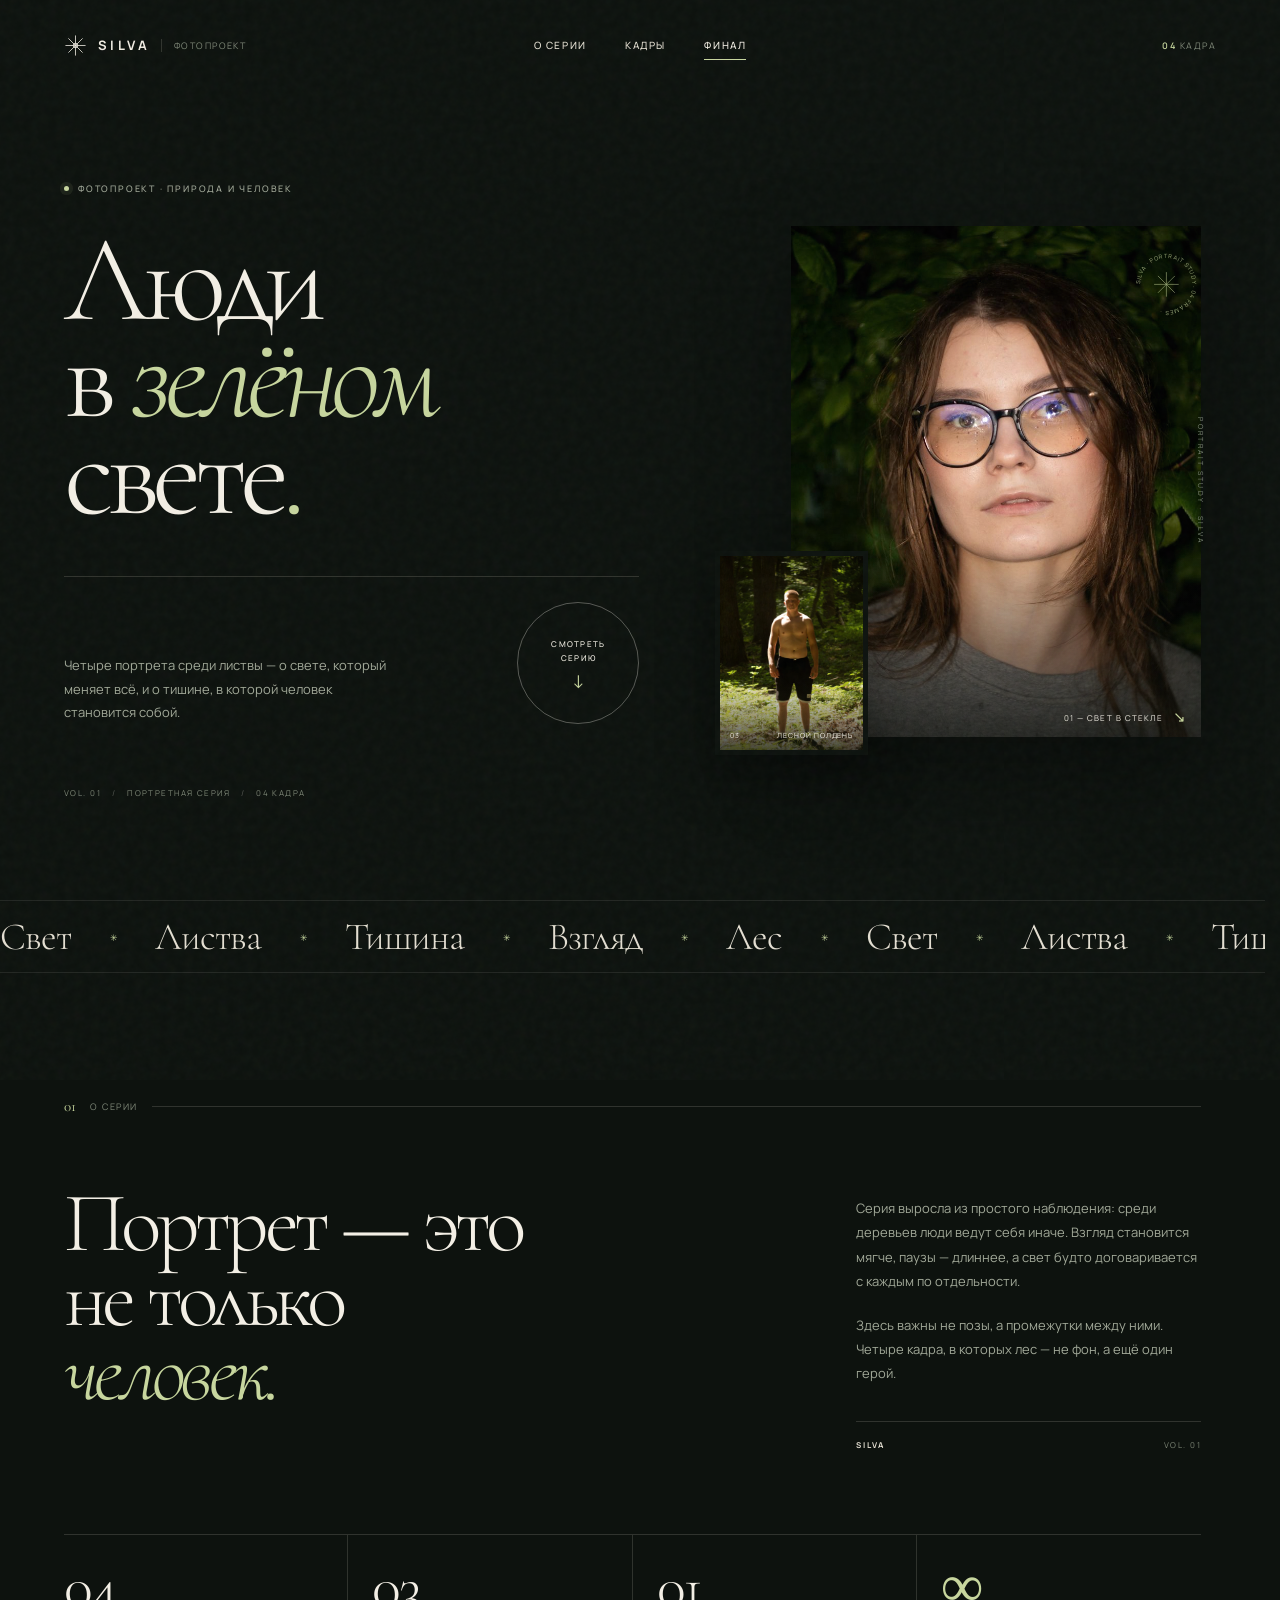
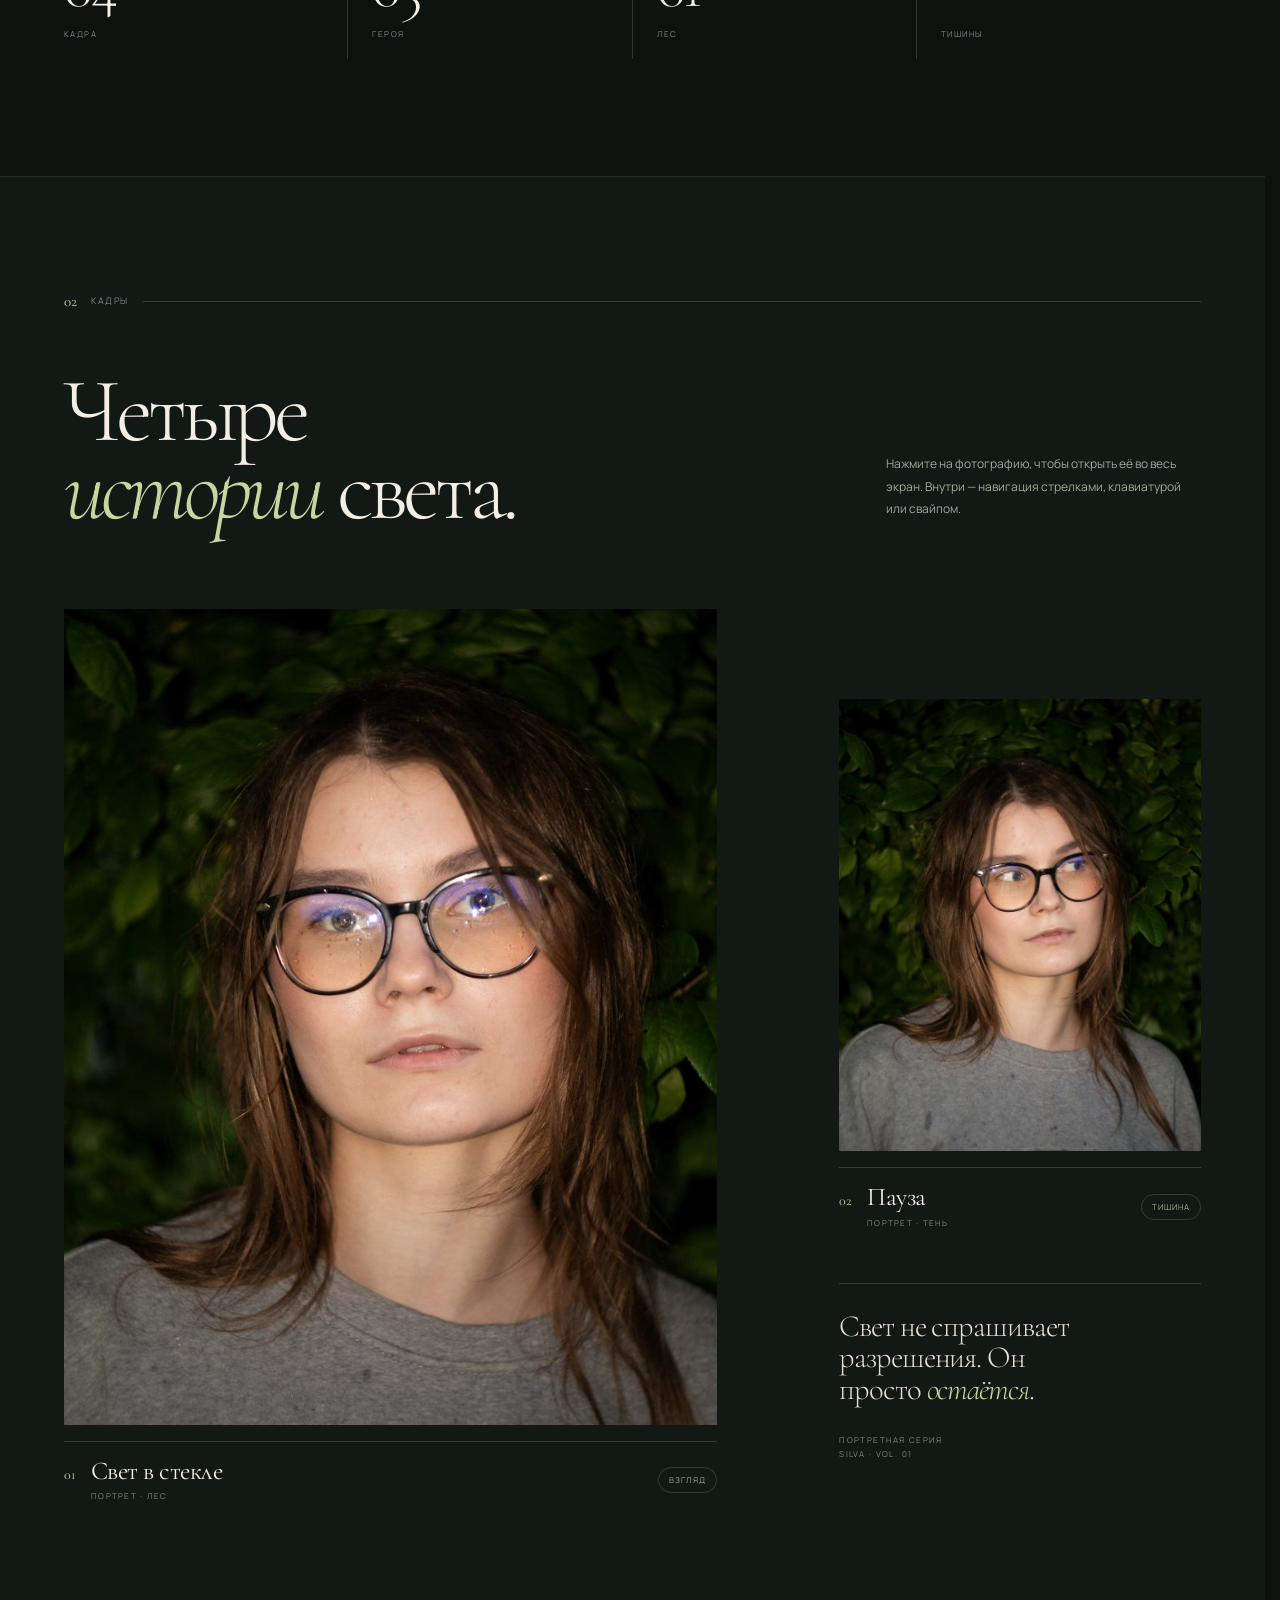
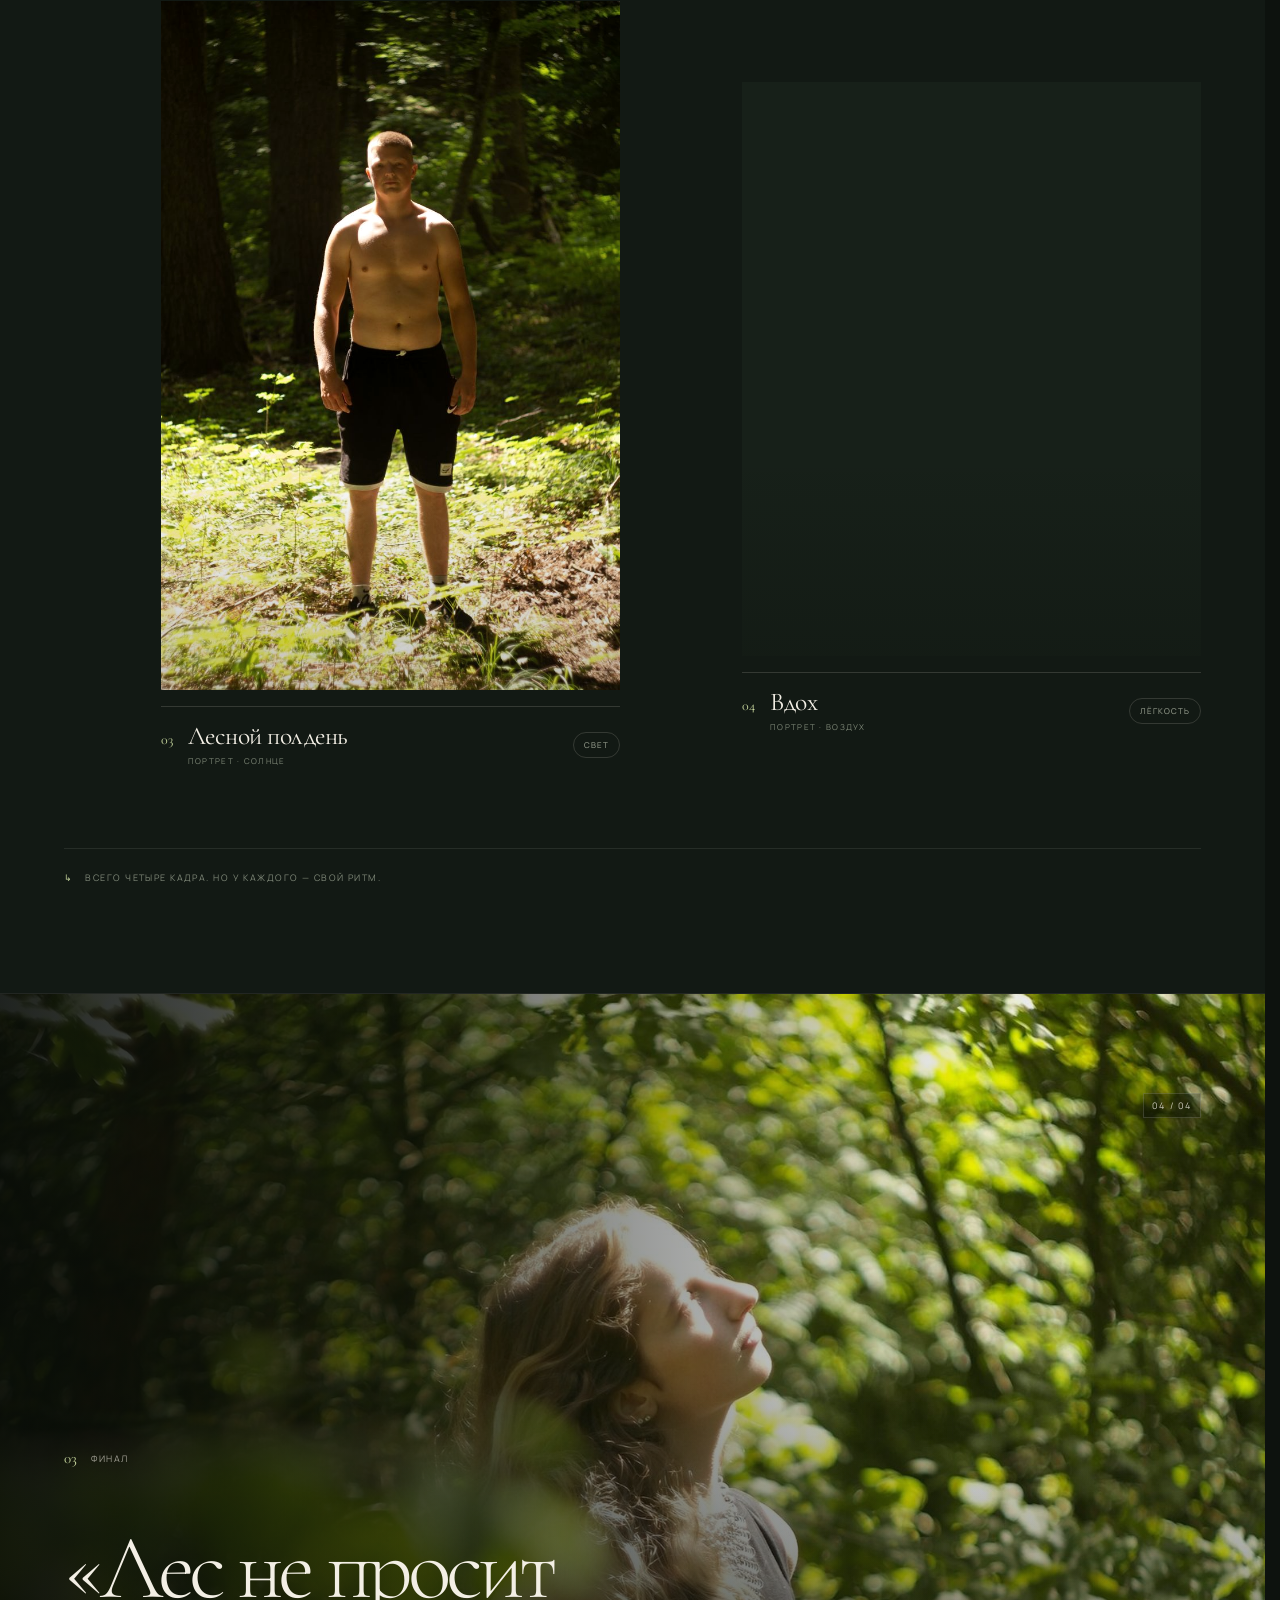
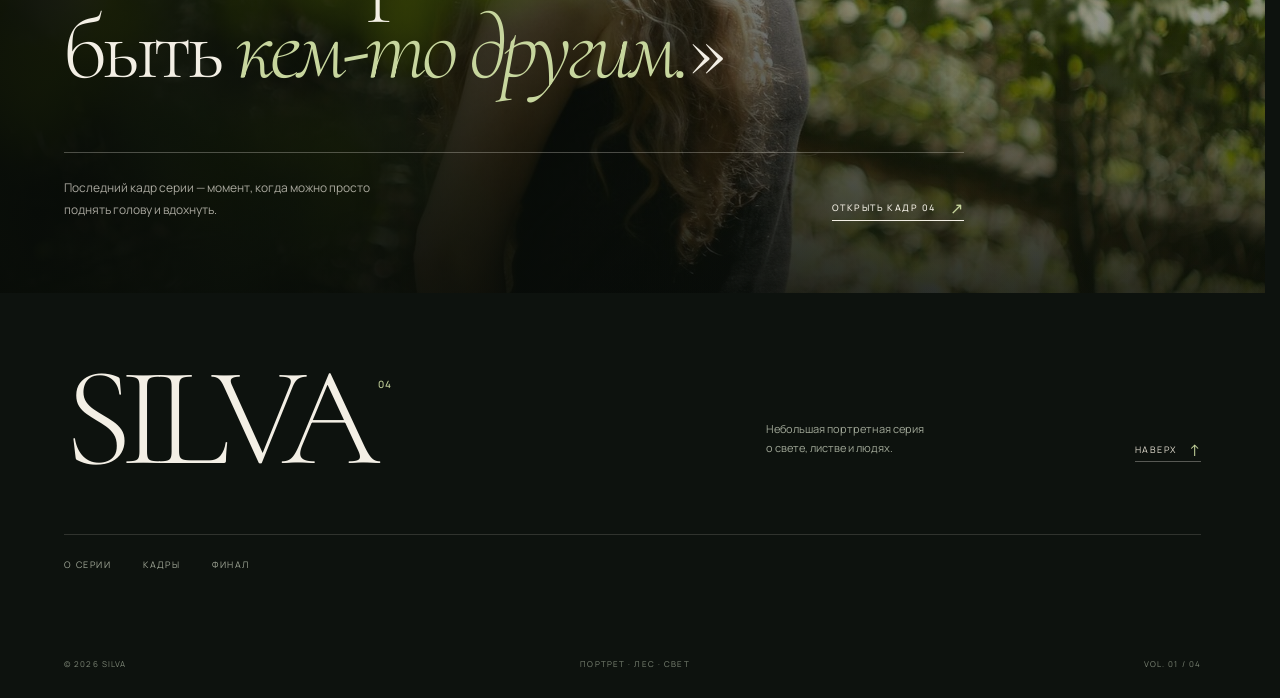
<file: web/forest-gallery/index.html>
<!doctype html>
<html lang="ru">
	<head>
		<meta charset="UTF-8" />
		<meta name="viewport" content="width=device-width, initial-scale=1.0" />
		<meta name="theme-color" content="#101510" />
		<meta
			name="description"
			content="SILVA — небольшая портретная серия о людях, лесе и зелёном свете. Четыре кадра, полноэкранный просмотр."
		/>
		<meta property="og:title" content="SILVA — люди в зелёном свете" />
		<meta
			property="og:description"
			content="Четыре портрета среди листвы — о свете, который меняет всё, и о тишине, в которой человек становится собой."
		/>
		<meta property="og:type" content="website" />
		<meta property="og:image" content="img/04-inhale-1600.jpg" />
		<meta property="og:image:width" content="1600" />
		<meta property="og:image:height" content="2400" />
		<meta property="og:image:alt" content="Женщина в лесу поднимает голову к свету" />
		<meta name="twitter:card" content="summary_large_image" />
		<meta name="twitter:image" content="img/04-inhale-1600.jpg" />
		<title>SILVA — люди в зелёном свете</title>
		<link rel="icon" href="favicon.svg" type="image/svg+xml" />
		<link rel="preload" href="fonts/cormorant-garamond-cyrillic.woff2" as="font" type="font/woff2" crossorigin />
		<link rel="preload" href="fonts/manrope-cyrillic.woff2" as="font" type="font/woff2" crossorigin />
		<link rel="stylesheet" href="style.css" />
		<script>
			document.documentElement.classList.add("js")
		</script>
	</head>
	<body>
		<a class="skip-link" href="#gallery">Перейти к галерее</a>
		<div class="scroll-progress" aria-hidden="true"><span></span></div>
		<div class="grain" aria-hidden="true"></div>

		<header class="site-header" data-header>
			<a class="brand" href="#top" aria-label="SILVA — на главную">
				<svg class="brand-mark" viewBox="0 0 32 32" aria-hidden="true">
					<path d="M16 2v28M2 16h28M6.1 6.1l19.8 19.8M25.9 6.1 6.1 25.9" />
					<circle cx="16" cy="16" r="3.2" />
				</svg>
				<span class="brand-name">SILVA</span>
				<span class="brand-note">фотопроект</span>
			</a>

			<nav class="desktop-nav" aria-label="Основная навигация">
				<a href="#about">О серии</a>
				<a href="#gallery">Кадры</a>
				<a href="#finale">Финал</a>
			</nav>

			<div class="header-side">
				<span class="header-count"><b>04</b> кадра</span>
				<button class="menu-toggle" type="button" aria-expanded="false" aria-controls="mobile-menu">
					<span class="menu-toggle-label">Меню</span>
					<span class="menu-toggle-icon" aria-hidden="true"><i></i><i></i></span>
				</button>
			</div>
		</header>

		<div class="mobile-menu" id="mobile-menu" aria-hidden="true" inert>
			<nav aria-label="Мобильная навигация">
				<a href="#about"><span>01</span> О серии</a>
				<a href="#gallery"><span>02</span> Кадры</a>
				<a href="#finale"><span>03</span> Финал</a>
			</nav>
			<div class="mobile-menu-meta">
				<p>Портретная серия <br />Лес · свет · человек</p>
				<span>Vol. 01 — 04 кадра</span>
			</div>
		</div>

		<main id="top">
			<section class="hero" aria-labelledby="hero-title">
				<div class="hero-glow" aria-hidden="true"></div>
				<div class="hero-copy">
					<p class="eyebrow hero-eyebrow"><i aria-hidden="true"></i> Фотопроект · природа и человек</p>
					<h1 class="hero-title" id="hero-title">
						<span class="hero-line">Люди</span>
						<span class="hero-line">в <em>зелёном</em></span>
						<span class="hero-line">свете<span class="accent-dot">.</span></span>
					</h1>
					<div class="hero-bottom">
						<p class="hero-description">
							Четыре портрета среди листвы — о свете, который меняет всё, и о тишине, в которой человек становится
							собой.
						</p>
						<a class="round-link" href="#gallery" aria-label="Смотреть серию">
							<span class="round-link-copy">Смотреть<br />серию</span>
							<span class="round-link-arrow" aria-hidden="true">↓</span>
						</a>
					</div>
					<div class="hero-meta">
						<span>Vol. 01</span>
						<span>Портретная серия</span>
						<span>04 кадра</span>
					</div>
				</div>

				<div class="hero-visual">
					<div class="hero-stack">
						<figure class="hero-frame hero-frame-main reveal" data-delay="1">
							<div class="hero-frame-image">
								<img
									src="img/01-light-in-glass-1600.jpg"
									srcset="img/01-light-in-glass-800.jpg 800w, img/01-light-in-glass-1600.jpg 1600w"
									sizes="(max-width: 900px) 88vw, 36vw"
									alt="Портрет девушки в круглых очках на фоне зелёной листвы"
									width="1600"
									height="2400"
									fetchpriority="high"
									decoding="async"
								/>
							</div>
							<figcaption>
								<span>01 — Свет в стекле</span>
								<span class="hero-frame-arrow" aria-hidden="true">↘</span>
							</figcaption>
						</figure>

						<figure class="hero-frame hero-frame-small reveal" data-delay="2">
							<div class="hero-frame-image">
								<img
									src="img/03-forest-noon-800.jpg"
									srcset="img/03-forest-noon-800.jpg 800w, img/03-forest-noon-1600.jpg 1600w"
									sizes="(max-width: 900px) 32vw, 14vw"
									alt="Мужчина стоит в лесу в пятнах солнечного света"
									width="800"
									height="1200"
									decoding="async"
								/>
							</div>
							<figcaption><span>03</span><span>Лесной полдень</span></figcaption>
						</figure>
					</div>

					<div class="hero-vertical" aria-hidden="true">PORTRAIT STUDY · SILVA</div>
					<div class="hero-seal" aria-hidden="true">
						<svg viewBox="0 0 100 100">
							<defs>
								<path id="seal-circle" d="M50,50 m-34,0 a34,34 0 1,1 68,0 a34,34 0 1,1 -68,0" />
							</defs>
							<text><textPath href="#seal-circle">SILVA · PORTRAIT STUDY · 04 FRAMES ·</textPath></text>
							<path class="seal-star" d="M50 34v32M34 50h32M39 39l22 22M61 39 39 61" />
						</svg>
					</div>
				</div>
			</section>

			<div class="marquee" aria-hidden="true">
				<div class="marquee-track">
					<span>Свет</span><i>✳</i><span>Листва</span><i>✳</i><span>Тишина</span><i>✳</i><span>Взгляд</span><i>✳</i
					><span>Лес</span><i>✳</i><span>Свет</span><i>✳</i><span>Листва</span><i>✳</i><span>Тишина</span><i>✳</i
					><span>Взгляд</span><i>✳</i><span>Лес</span><i>✳</i>
				</div>
			</div>

			<section class="manifesto" id="about" aria-labelledby="manifesto-title">
				<div class="section-label reveal">
					<span class="section-label-index">01</span>
					<span>О серии</span>
					<span class="section-label-line" aria-hidden="true"></span>
				</div>
				<div class="manifesto-grid">
					<h2 class="manifesto-title reveal" id="manifesto-title">
						Портрет — это <br />не только <br /><em>человек.</em>
					</h2>
					<div class="manifesto-copy reveal" data-delay="1">
						<p>
							Серия выросла из простого наблюдения: среди деревьев люди ведут себя иначе. Взгляд становится мягче, паузы
							— длиннее, а свет будто договаривается с каждым по отдельности.
						</p>
						<p>Здесь важны не позы, а промежутки между ними. Четыре кадра, в которых лес — не фон, а ещё один герой.</p>
						<div class="manifesto-signature" aria-hidden="true"><span>SILVA</span><span>Vol. 01</span></div>
					</div>
				</div>
				<div class="stats reveal">
					<div class="stat"><strong>04</strong><span>кадра</span></div>
					<div class="stat"><strong>03</strong><span>героя</span></div>
					<div class="stat"><strong>01</strong><span>лес</span></div>
					<div class="stat stat-wide"><strong>∞</strong><span>тишины</span></div>
				</div>
			</section>

			<section class="gallery-section" id="gallery" aria-labelledby="gallery-title">
				<header class="gallery-head">
					<div class="section-label reveal">
						<span class="section-label-index">02</span>
						<span>Кадры</span>
						<span class="section-label-line" aria-hidden="true"></span>
					</div>
					<div class="gallery-heading">
						<h2 class="gallery-title reveal" id="gallery-title">Четыре <br /><em>истории</em> света.</h2>
						<p class="gallery-note reveal" data-delay="1">
							Нажмите на фотографию, чтобы открыть её во весь экран. Внутри — навигация стрелками, клавиатурой или
							свайпом.
						</p>
					</div>
				</header>

				<div class="photo-grid">
					<article class="photo-card photo-card-a reveal">
						<button class="photo-button" type="button" data-index="0" aria-label="Открыть кадр 1: Свет в стекле">
							<span class="photo-frame">
								<img
									src="img/01-light-in-glass-800.jpg"
									srcset="img/01-light-in-glass-800.jpg 800w, img/01-light-in-glass-1600.jpg 1600w"
									sizes="(max-width: 900px) 92vw, 58vw"
									alt="Портрет девушки в круглых очках на фоне зелёной листвы"
									width="800"
									height="1200"
									loading="lazy"
									decoding="async"
								/>
								<span class="photo-hover" aria-hidden="true"><i>Открыть кадр</i><b>↗</b></span>
							</span>
						</button>
						<div class="photo-caption">
							<span class="photo-number">01</span>
							<div class="photo-info">
								<h3>Свет в стекле</h3>
								<p>Портрет · Лес</p>
							</div>
							<span class="photo-tag">Взгляд</span>
						</div>
					</article>

					<div class="photo-column">
						<article class="photo-card photo-card-b reveal" data-delay="1">
							<button class="photo-button" type="button" data-index="1" aria-label="Открыть кадр 2: Пауза">
								<span class="photo-frame">
									<img
										src="img/02-pause-800.jpg"
										srcset="img/02-pause-800.jpg 800w, img/02-pause-1600.jpg 1600w"
										sizes="(max-width: 900px) 45vw, 33vw"
										alt="Портрет девушки в очках и сером свитшоте с нашивкой Community"
										width="800"
										height="1200"
										loading="lazy"
										decoding="async"
									/>
									<span class="photo-hover" aria-hidden="true"><i>Открыть кадр</i><b>↗</b></span>
								</span>
							</button>
							<div class="photo-caption">
								<span class="photo-number">02</span>
								<div class="photo-info">
									<h3>Пауза</h3>
									<p>Портрет · Тень</p>
								</div>
								<span class="photo-tag">Тишина</span>
							</div>
						</article>
						<aside class="grid-note reveal" data-delay="2">
							<p>Свет не спрашивает разрешения. Он просто <em>остаётся</em>.</p>
							<span>Портретная серия <br />SILVA · Vol. 01</span>
						</aside>
					</div>

					<article class="photo-card photo-card-c reveal">
						<button class="photo-button" type="button" data-index="2" aria-label="Открыть кадр 3: Лесной полдень">
							<span class="photo-frame">
								<img
									src="img/03-forest-noon-800.jpg"
									srcset="img/03-forest-noon-800.jpg 800w, img/03-forest-noon-1600.jpg 1600w"
									sizes="(max-width: 900px) 92vw, 39vw"
									alt="Мужчина стоит в лесу в пятнах солнечного света"
									width="800"
									height="1200"
									loading="lazy"
									decoding="async"
								/>
								<span class="photo-hover" aria-hidden="true"><i>Открыть кадр</i><b>↗</b></span>
							</span>
						</button>
						<div class="photo-caption">
							<span class="photo-number">03</span>
							<div class="photo-info">
								<h3>Лесной полдень</h3>
								<p>Портрет · Солнце</p>
							</div>
							<span class="photo-tag">Свет</span>
						</div>
					</article>

					<article class="photo-card photo-card-d reveal" data-delay="1">
						<button class="photo-button" type="button" data-index="3" aria-label="Открыть кадр 4: Вдох">
							<span class="photo-frame">
								<img
									src="img/04-inhale-800.jpg"
									srcset="img/04-inhale-800.jpg 800w, img/04-inhale-1600.jpg 1600w"
									sizes="(max-width: 900px) 92vw, 45vw"
									alt="Женщина в лесу поднимает голову к свету"
									width="800"
									height="1200"
									loading="lazy"
									decoding="async"
								/>
								<span class="photo-hover" aria-hidden="true"><i>Открыть кадр</i><b>↗</b></span>
							</span>
						</button>
						<div class="photo-caption">
							<span class="photo-number">04</span>
							<div class="photo-info">
								<h3>Вдох</h3>
								<p>Портрет · Воздух</p>
							</div>
							<span class="photo-tag">Лёгкость</span>
						</div>
					</article>
				</div>

				<p class="gallery-hint reveal">
					<span aria-hidden="true">↳</span> Всего четыре кадра. Но у каждого — свой ритм.
				</p>
			</section>

			<section class="finale" id="finale" aria-labelledby="finale-title">
				<img
					class="finale-image"
					src="img/04-inhale-1600.jpg"
					alt=""
					width="1600"
					height="2400"
					loading="lazy"
					decoding="async"
				/>
				<div class="finale-shade" aria-hidden="true"></div>
				<div class="finale-content">
					<div class="section-label section-label-light reveal">
						<span class="section-label-index">03</span>
						<span>Финал</span>
					</div>
					<blockquote class="finale-quote reveal" id="finale-title">
						<p>«Лес не просит <br />быть <em>кем-то другим.</em>»</p>
					</blockquote>
					<div class="finale-bottom reveal" data-delay="1">
						<p>Последний кадр серии — момент, когда можно просто поднять голову и вдохнуть.</p>
						<button class="text-link" type="button" data-index="3">
							Открыть кадр 04 <span aria-hidden="true">↗</span>
						</button>
					</div>
				</div>
				<span class="finale-index" aria-hidden="true">04 / 04</span>
			</section>
		</main>

		<footer class="site-footer">
			<div class="footer-top">
				<a class="footer-brand" href="#top" aria-label="SILVA — наверх"> <span>SILVA</span><sup>04</sup> </a>
				<p class="footer-note">Небольшая портретная серия <br />о свете, листве и людях.</p>
				<a class="footer-top-link" href="#top">Наверх <span aria-hidden="true">↑</span></a>
			</div>
			<div class="footer-nav">
				<a href="#about">О серии</a>
				<a href="#gallery">Кадры</a>
				<a href="#finale">Финал</a>
			</div>
			<div class="footer-bottom">
				<span>© 2026 SILVA</span>
				<span>Портрет · Лес · Свет</span>
				<span>Vol. 01 / 04</span>
			</div>
		</footer>

		<dialog class="lightbox" id="lightbox" aria-labelledby="lightbox-title" aria-describedby="lightbox-description">
			<div class="lightbox-shell">
				<header class="lightbox-header">
					<div class="lightbox-brand">
						<span class="lightbox-logo">SILVA</span>
						<span class="lightbox-sub">Просмотр серии</span>
					</div>
					<span class="lightbox-counter" aria-hidden="true"><b id="lightbox-current">01</b> / 04</span>
					<button class="lightbox-close" type="button" aria-label="Закрыть просмотр">
						<svg viewBox="0 0 24 24" aria-hidden="true"><path d="M5 5l14 14M19 5 5 19" /></svg>
					</button>
				</header>

				<div class="lightbox-stage">
					<button class="lightbox-nav lightbox-prev" type="button" aria-label="Предыдущий кадр">
						<svg viewBox="0 0 24 24" aria-hidden="true"><path d="M15 4 7 12l8 8" /></svg>
					</button>
					<figure class="lightbox-figure">
						<img id="lightbox-image" alt="" width="1600" height="2400" />
					</figure>
					<button class="lightbox-nav lightbox-next" type="button" aria-label="Следующий кадр">
						<svg viewBox="0 0 24 24" aria-hidden="true"><path d="m9 4 8 8-8 8" /></svg>
					</button>
				</div>

				<footer class="lightbox-footer">
					<div class="lightbox-caption">
						<div class="lightbox-caption-title">
							<span id="lightbox-number">01</span>
							<h2 id="lightbox-title">Свет в стекле</h2>
						</div>
						<p id="lightbox-description"></p>
						<span class="lightbox-tag" id="lightbox-tag"></span>
					</div>
					<div class="lightbox-thumbs" role="group" aria-label="Выбор кадра">
						<button class="lightbox-thumb" type="button" data-thumb="0" aria-label="Кадр 1: Свет в стекле">
							<img src="img/01-light-in-glass-800.jpg" alt="" width="800" height="1200" loading="lazy" />
						</button>
						<button class="lightbox-thumb" type="button" data-thumb="1" aria-label="Кадр 2: Пауза">
							<img src="img/02-pause-800.jpg" alt="" width="800" height="1200" loading="lazy" />
						</button>
						<button class="lightbox-thumb" type="button" data-thumb="2" aria-label="Кадр 3: Лесной полдень">
							<img src="img/03-forest-noon-800.jpg" alt="" width="800" height="1200" loading="lazy" />
						</button>
						<button class="lightbox-thumb" type="button" data-thumb="3" aria-label="Кадр 4: Вдох">
							<img src="img/04-inhale-800.jpg" alt="" width="800" height="1200" loading="lazy" />
						</button>
					</div>
					<p class="lightbox-hint">
						<span aria-hidden="true">← →</span> листать · <span aria-hidden="true">Esc</span> закрыть
					</p>
				</footer>
			</div>
			<p class="sr-only" id="lightbox-status" aria-live="polite"></p>
		</dialog>

		<script src="script.js"></script>
	</body>
</html>
</file>
<file: web/forest-gallery/style.css>
@font-face {
	font-family: "Cormorant Garamond";
	src: url("fonts/cormorant-garamond-cyrillic.woff2") format("woff2");
	font-weight: 300 700;
	font-style: normal;
	font-display: swap;
	unicode-range: U+0301, U+0400-045F, U+0490-0491, U+04B0-04B1, U+2116;
}
@font-face {
	font-family: "Cormorant Garamond";
	src: url("fonts/cormorant-garamond-latin.woff2") format("woff2");
	font-weight: 300 700;
	font-style: normal;
	font-display: swap;
	unicode-range: U+0000-00FF, U+0131, U+0152-0153, U+02BB-02BC, U+02C6, U+02DA, U+02DC, U+0304, U+0308, U+0329,
		U+2000-206F, U+20AC, U+2122, U+2191, U+2193, U+2212, U+2215, U+FEFF, U+FFFD;
}
@font-face {
	font-family: "Cormorant Garamond";
	src: url("fonts/cormorant-garamond-italic-cyrillic.woff2") format("woff2");
	font-weight: 300 700;
	font-style: italic;
	font-display: swap;
	unicode-range: U+0301, U+0400-045F, U+0490-0491, U+04B0-04B1, U+2116;
}
@font-face {
	font-family: "Cormorant Garamond";
	src: url("fonts/cormorant-garamond-italic-latin.woff2") format("woff2");
	font-weight: 300 700;
	font-style: italic;
	font-display: swap;
	unicode-range: U+0000-00FF, U+0131, U+0152-0153, U+02BB-02BC, U+02C6, U+02DA, U+02DC, U+0304, U+0308, U+0329,
		U+2000-206F, U+20AC, U+2122, U+2191, U+2193, U+2212, U+2215, U+FEFF, U+FFFD;
}
@font-face {
	font-family: "Manrope";
	src: url("fonts/manrope-cyrillic.woff2") format("woff2");
	font-weight: 200 800;
	font-style: normal;
	font-display: swap;
	unicode-range: U+0301, U+0400-045F, U+0490-0491, U+04B0-04B1, U+2116;
}
@font-face {
	font-family: "Manrope";
	src: url("fonts/manrope-latin.woff2") format("woff2");
	font-weight: 200 800;
	font-style: normal;
	font-display: swap;
	unicode-range: U+0000-00FF, U+0131, U+0152-0153, U+02BB-02BC, U+02C6, U+02DA, U+02DC, U+0304, U+0308, U+0329,
		U+2000-206F, U+20AC, U+2122, U+2191, U+2193, U+2212, U+2215, U+FEFF, U+FFFD;
}

:root {
	--bg: #0d120e;
	--bg-soft: #121914;
	--bg-lift: #172019;
	--cream: #f3efe5;
	--cream-soft: #e4dfd2;
	--muted: #a1a898;
	--quiet: #7f8878;
	--line: rgba(243, 239, 229, 0.15);
	--line-soft: rgba(243, 239, 229, 0.09);
	--line-strong: rgba(243, 239, 229, 0.32);
	--accent: #c7d69e;
	--accent-warm: #d8b78e;
	--serif: "Cormorant Garamond", "Times New Roman", Times, serif;
	--sans: "Manrope", "Helvetica Neue", Arial, sans-serif;
	--gutter: clamp(22px, 5vw, 76px);
	--max-width: 1520px;
	--ease-out: cubic-bezier(0.22, 1, 0.36, 1);
}

*,
*::before,
*::after {
	box-sizing: border-box;
}

html {
	scroll-behavior: smooth;
	scrollbar-gutter: stable;
	background: var(--bg);
}

section[id] {
	scroll-margin-top: 72px;
}

body {
	margin: 0;
	overflow-x: hidden;
	background: var(--bg);
	color: var(--cream);
	font-family: var(--sans);
	font-size: 16px;
	font-weight: 400;
	line-height: 1.5;
	-webkit-font-smoothing: antialiased;
	text-rendering: optimizeLegibility;
}

body.menu-open,
html.lightbox-open {
	overflow: hidden;
}

img {
	display: block;
	max-width: 100%;
}

a {
	color: inherit;
	text-decoration: none;
}

button {
	padding: 0;
	border: 0;
	background: none;
	color: inherit;
	font: inherit;
	cursor: pointer;
}

h1,
h2,
h3,
p,
figure,
blockquote {
	margin: 0;
}

::selection {
	background: var(--accent);
	color: var(--bg);
}

:focus-visible {
	outline: 2px solid var(--accent);
	outline-offset: 4px;
}

.sr-only {
	position: absolute;
	width: 1px;
	height: 1px;
	padding: 0;
	margin: -1px;
	overflow: hidden;
	clip: rect(0, 0, 0, 0);
	white-space: nowrap;
	border: 0;
}

.skip-link {
	position: fixed;
	top: 12px;
	left: 12px;
	z-index: 500;
	padding: 12px 18px;
	background: var(--accent);
	color: var(--bg);
	font-size: 11px;
	font-weight: 700;
	letter-spacing: 0.08em;
	text-transform: uppercase;
	transform: translateY(-150%);
	transition: transform 0.2s ease;
}
.skip-link:focus {
	transform: translateY(0);
}

.scroll-progress {
	position: fixed;
	top: 0;
	left: 0;
	z-index: 120;
	width: 100%;
	height: 2px;
	pointer-events: none;
}
.scroll-progress span {
	display: block;
	width: 100%;
	height: 100%;
	background: var(--accent);
	transform: scaleX(var(--progress, 0));
	transform-origin: 0 50%;
	transition: transform 0.08s linear;
}

.grain {
	position: fixed;
	inset: -20%;
	z-index: 100;
	pointer-events: none;
	opacity: 0.035;
	background-image: url("data:image/svg+xml,%3Csvg viewBox='0 0 180 180' xmlns='http://www.w3.org/2000/svg'%3E%3Cfilter id='n'%3E%3CfeTurbulence type='fractalNoise' baseFrequency='.82' numOctaves='4' stitchTiles='stitch'/%3E%3C/filter%3E%3Crect width='100%25' height='100%25' filter='url(%23n)'/%3E%3C/svg%3E");
	animation: grain-shift 0.32s steps(2) infinite;
}

@keyframes grain-shift {
	0% {
		transform: translate(0, 0);
	}
	25% {
		transform: translate(-2%, 1%);
	}
	50% {
		transform: translate(1%, -2%);
	}
	75% {
		transform: translate(-1%, -1%);
	}
	100% {
		transform: translate(2%, 2%);
	}
}

/* Header */
.site-header {
	position: fixed;
	top: 0;
	left: 0;
	right: 0;
	z-index: 80;
	display: grid;
	grid-template-columns: 1fr auto 1fr;
	align-items: center;
	height: 92px;
	padding: 0 var(--gutter);
	border-bottom: 1px solid transparent;
	transition:
		height 0.4s var(--ease-out),
		background-color 0.4s ease,
		border-color 0.4s ease,
		backdrop-filter 0.4s ease;
}
.site-header.is-scrolled {
	height: 72px;
	background: rgba(13, 18, 14, 0.82);
	border-bottom-color: var(--line-soft);
	-webkit-backdrop-filter: blur(16px);
	backdrop-filter: blur(16px);
}
.brand {
	display: inline-flex;
	align-items: center;
	justify-self: start;
	gap: 11px;
}
.brand-mark {
	width: 23px;
	height: 23px;
	fill: none;
	stroke: currentColor;
	stroke-width: 1.1;
	transition: transform 0.6s var(--ease-out);
}
.brand:hover .brand-mark {
	transform: rotate(90deg);
}
.brand-name {
	font-size: 13px;
	font-weight: 700;
	letter-spacing: 0.26em;
}
.brand-note {
	padding-left: 12px;
	border-left: 1px solid var(--line);
	color: var(--quiet);
	font-size: 9px;
	letter-spacing: 0.16em;
	text-transform: uppercase;
}
.desktop-nav {
	display: flex;
	gap: clamp(22px, 3vw, 46px);
}
.desktop-nav a {
	position: relative;
	padding: 7px 0;
	color: var(--cream-soft);
	font-size: 10px;
	font-weight: 500;
	letter-spacing: 0.16em;
	text-transform: uppercase;
}
.desktop-nav a::after {
	content: "";
	position: absolute;
	right: 0;
	bottom: 0;
	left: 0;
	height: 1px;
	background: var(--accent);
	transform: scaleX(0);
	transform-origin: 100% 50%;
	transition: transform 0.35s var(--ease-out);
}
.desktop-nav a:hover::after {
	transform: scaleX(1);
	transform-origin: 0 50%;
}
.desktop-nav a.is-active {
	color: var(--cream);
}
.desktop-nav a.is-active::after {
	transform: scaleX(1);
	transform-origin: 0 50%;
}
.header-side {
	display: flex;
	align-items: center;
	justify-self: end;
	gap: 28px;
}
.header-count {
	color: var(--quiet);
	font-size: 9px;
	letter-spacing: 0.16em;
	text-transform: uppercase;
	white-space: nowrap;
}
.header-count b {
	color: var(--accent);
	font-weight: 600;
}
.menu-toggle {
	display: none;
	align-items: center;
	gap: 12px;
	min-height: 44px;
	padding: 10px 0;
	font-size: 9px;
	letter-spacing: 0.16em;
	text-transform: uppercase;
}
.menu-toggle-icon {
	position: relative;
	display: block;
	width: 22px;
	height: 12px;
}
.menu-toggle-icon i {
	position: absolute;
	left: 0;
	width: 100%;
	height: 1px;
	background: currentColor;
	transition:
		transform 0.35s var(--ease-out),
		top 0.35s var(--ease-out);
}
.menu-toggle-icon i:first-child {
	top: 2px;
}
.menu-toggle-icon i:last-child {
	top: 9px;
}
.menu-toggle[aria-expanded="true"] .menu-toggle-icon i:first-child {
	top: 5px;
	transform: rotate(45deg);
}
.menu-toggle[aria-expanded="true"] .menu-toggle-icon i:last-child {
	top: 5px;
	transform: rotate(-45deg);
}

/* Mobile menu */
.mobile-menu {
	position: fixed;
	inset: 0;
	z-index: 70;
	display: none;
	flex-direction: column;
	justify-content: space-between;
	padding: 118px var(--gutter) 34px;
	background: radial-gradient(circle at 80% 10%, rgba(199, 214, 158, 0.1), transparent 38%), var(--bg-soft);
	pointer-events: none;
	opacity: 0;
	visibility: hidden;
	transform: translateY(-12px);
	transition:
		opacity 0.35s ease,
		visibility 0s linear 0.35s,
		transform 0.45s var(--ease-out);
}
.mobile-menu.is-open {
	pointer-events: auto;
	opacity: 1;
	visibility: visible;
	transform: translateY(0);
	transition:
		opacity 0.35s ease,
		visibility 0s linear 0s,
		transform 0.45s var(--ease-out);
}
.mobile-menu nav {
	display: flex;
	flex-direction: column;
	margin-top: 30px;
}
.mobile-menu nav a {
	display: flex;
	align-items: baseline;
	gap: 18px;
	padding: 18px 0;
	border-bottom: 1px solid var(--line);
	font-family: var(--serif);
	font-size: clamp(44px, 9vw, 78px);
	font-weight: 300;
	letter-spacing: -0.045em;
	line-height: 1;
}
.mobile-menu nav a span {
	color: var(--accent);
	font-family: var(--sans);
	font-size: 9px;
	font-weight: 500;
	letter-spacing: 0.16em;
}
.mobile-menu nav a.is-active {
	color: var(--accent);
	font-style: italic;
}
.mobile-menu-meta {
	display: flex;
	align-items: flex-end;
	justify-content: space-between;
	gap: 24px;
	padding-top: 24px;
	border-top: 1px solid var(--line);
	color: var(--muted);
	font-size: 11px;
	line-height: 1.7;
}
.mobile-menu-meta span {
	color: var(--quiet);
	font-size: 8px;
	letter-spacing: 0.18em;
	text-transform: uppercase;
}

/* Hero */
.hero {
	position: relative;
	display: grid;
	grid-template-columns: minmax(0, 1.06fr) minmax(0, 0.94fr);
	align-items: center;
	gap: clamp(30px, 4vw, 72px);
	min-height: 100svh;
	max-width: var(--max-width);
	margin: 0 auto;
	padding: clamp(118px, 14vh, 168px) var(--gutter) clamp(42px, 7vh, 68px);
	overflow: clip;
}
.hero-glow {
	position: absolute;
	top: -15%;
	right: 2%;
	z-index: -1;
	width: 55vw;
	height: 55vw;
	max-width: 860px;
	max-height: 860px;
	border-radius: 50%;
	background: radial-gradient(circle, rgba(94, 117, 68, 0.19), transparent 68%);
	pointer-events: none;
}
.hero-copy {
	position: relative;
	z-index: 3;
	padding-top: 2vh;
}
.eyebrow {
	display: flex;
	align-items: center;
	gap: 9px;
	color: var(--muted);
	font-size: 9px;
	font-weight: 500;
	letter-spacing: 0.2em;
	text-transform: uppercase;
}
.eyebrow i {
	display: inline-block;
	width: 5px;
	height: 5px;
	border-radius: 50%;
	background: var(--accent);
	box-shadow: 0 0 0 4px rgba(199, 214, 158, 0.08);
}
.hero-title {
	margin-top: clamp(24px, 4vh, 46px);
	font-family: var(--serif);
	font-size: clamp(68px, 9.6vw, 154px);
	font-weight: 300;
	letter-spacing: -0.06em;
	line-height: 0.79;
	text-wrap: balance;
}
.hero-line {
	display: block;
}
.hero-title em {
	color: var(--accent);
	font-style: italic;
	font-weight: 300;
}
.accent-dot {
	color: var(--accent);
}
.hero-bottom {
	display: flex;
	align-items: flex-end;
	justify-content: space-between;
	gap: clamp(24px, 4vw, 54px);
	max-width: 680px;
	margin-top: clamp(34px, 6vh, 66px);
	padding-top: 25px;
	border-top: 1px solid var(--line);
}
.hero-description {
	max-width: 335px;
	color: var(--muted);
	font-size: 13px;
	line-height: 1.8;
}
.round-link {
	display: flex;
	flex: none;
	flex-direction: column;
	align-items: center;
	justify-content: center;
	gap: 7px;
	width: 122px;
	height: 122px;
	border: 1px solid var(--line-strong);
	border-radius: 50%;
	text-align: center;
	transition:
		color 0.35s ease,
		background-color 0.35s ease,
		border-color 0.35s ease,
		transform 0.35s var(--ease-out);
}
.round-link-copy {
	font-size: 8px;
	font-weight: 500;
	letter-spacing: 0.16em;
	line-height: 1.7;
	text-transform: uppercase;
}
.round-link-arrow {
	color: var(--accent);
	font-size: 18px;
	line-height: 1;
	transition: transform 0.35s var(--ease-out);
}
.round-link:hover {
	border-color: var(--accent);
	background: var(--accent);
	color: var(--bg);
	transform: translateY(-4px);
}
.round-link:hover .round-link-arrow {
	color: var(--bg);
	transform: translateY(3px);
}
.hero-meta {
	display: flex;
	flex-wrap: wrap;
	gap: 10px 26px;
	margin-top: clamp(40px, 7vh, 70px);
	color: var(--quiet);
	font-size: 8px;
	letter-spacing: 0.18em;
	text-transform: uppercase;
}
.hero-meta span {
	position: relative;
}
.hero-meta span + span::before {
	content: "/";
	position: absolute;
	left: -15px;
	color: var(--line-strong);
}
.hero-visual {
	position: relative;
	z-index: 2;
	width: 100%;
	padding-left: clamp(16px, 3vw, 44px);
}
.hero-stack {
	position: relative;
	width: fit-content;
	margin-left: auto;
}
.hero-frame {
	position: relative;
	overflow: hidden;
	background: var(--bg-lift);
	box-shadow: 0 34px 80px rgba(0, 0, 0, 0.34);
}
.hero-frame-main {
	width: clamp(300px, 32vw, 462px);
	aspect-ratio: 4 / 5;
}
.hero-frame-small {
	position: absolute;
	bottom: clamp(-30px, -2vh, -14px);
	left: calc(-1 * clamp(40px, 6vw, 100px));
	z-index: 4;
	width: clamp(118px, 12vw, 170px);
	aspect-ratio: 3 / 4;
	border: 5px solid var(--bg);
	box-shadow: 0 24px 50px rgba(0, 0, 0, 0.38);
}
.hero-frame-image {
	position: absolute;
	inset: 0;
	overflow: hidden;
}
.hero-frame-image img {
	width: 100%;
	height: 100%;
	object-fit: cover;
	filter: saturate(0.92) contrast(1.02);
	transition: transform 1.1s var(--ease-out);
}
.hero-frame-main .hero-frame-image img {
	object-position: 50% 27%;
}
.hero-frame-small .hero-frame-image img {
	object-position: 50% 32%;
}
.hero-frame:hover .hero-frame-image img {
	transform: scale(1.035);
}
.hero-frame::after {
	content: "";
	position: absolute;
	inset: 0;
	z-index: 1;
	background: linear-gradient(to top, rgba(8, 12, 8, 0.74), transparent 38%);
	pointer-events: none;
}
.hero-frame figcaption {
	position: absolute;
	right: 14px;
	bottom: 13px;
	left: 14px;
	z-index: 2;
	display: flex;
	align-items: flex-end;
	justify-content: space-between;
	gap: 10px;
	color: var(--cream);
	font-size: 8px;
	letter-spacing: 0.13em;
	line-height: 1.5;
	text-transform: uppercase;
}
.hero-frame-main figcaption {
	left: auto;
	text-align: right;
}
.hero-frame-small figcaption {
	right: 10px;
	bottom: 9px;
	left: 10px;
	font-size: 7px;
}
.hero-frame-arrow {
	color: var(--accent);
	font-size: 15px;
	line-height: 1;
}
.hero-vertical {
	position: absolute;
	top: 50%;
	right: -4px;
	color: var(--quiet);
	font-size: 7px;
	letter-spacing: 0.34em;
	text-transform: uppercase;
	writing-mode: vertical-rl;
	transform: translateY(-50%);
}
.hero-seal {
	position: absolute;
	top: 4%;
	right: -4px;
	width: clamp(68px, 6vw, 88px);
	height: clamp(68px, 6vw, 88px);
	color: var(--accent);
	opacity: 0.78;
	animation: seal-spin 32s linear infinite;
}
.hero-seal text {
	fill: currentColor;
	font-family: var(--sans);
	font-size: 7.4px;
	letter-spacing: 1.1px;
	text-transform: uppercase;
}
.hero-seal .seal-star {
	fill: none;
	stroke: currentColor;
	stroke-width: 0.8;
}
@keyframes seal-spin {
	to {
		transform: rotate(360deg);
	}
}

/* Marquee */
.marquee {
	overflow: hidden;
	padding: 17px 0 16px;
	border-top: 1px solid var(--line-soft);
	border-bottom: 1px solid var(--line-soft);
}
.marquee-track {
	display: flex;
	align-items: center;
	gap: clamp(22px, 3vw, 44px);
	width: max-content;
	color: var(--cream-soft);
	font-family: var(--serif);
	font-size: clamp(25px, 3vw, 44px);
	font-weight: 300;
	letter-spacing: -0.025em;
	line-height: 1;
	white-space: nowrap;
	animation: marquee-move 38s linear infinite;
}
.marquee-track i {
	color: var(--accent);
	font-family: var(--sans);
	font-size: 9px;
	font-style: normal;
}
@keyframes marquee-move {
	to {
		transform: translateX(-50%);
	}
}

/* Shared section labels */
.section-label {
	display: flex;
	align-items: center;
	gap: 14px;
	color: var(--quiet);
	font-size: 9px;
	letter-spacing: 0.17em;
	text-transform: uppercase;
}
.section-label-index {
	color: var(--accent);
	font-family: var(--serif);
	font-size: 15px;
	font-weight: 400;
	letter-spacing: 0;
	line-height: 1;
}
.section-label-line {
	flex: 1;
	height: 1px;
	background: var(--line);
}

/* Manifesto */
.manifesto {
	max-width: var(--max-width);
	margin: 0 auto;
	padding: clamp(92px, 14vh, 160px) var(--gutter) clamp(86px, 13vh, 148px);
}
.manifesto-grid {
	display: grid;
	grid-template-columns: minmax(0, 1.1fr) minmax(280px, 0.55fr);
	align-items: start;
	gap: clamp(40px, 8vw, 140px);
	margin-top: clamp(52px, 8vh, 94px);
}
.manifesto-title {
	font-family: var(--serif);
	font-size: clamp(55px, 6.6vw, 108px);
	font-weight: 300;
	letter-spacing: -0.055em;
	line-height: 0.88;
	text-wrap: balance;
}
.manifesto-title em {
	color: var(--accent);
	font-style: italic;
}
.manifesto-copy {
	max-width: 420px;
	padding-top: 10px;
	color: var(--muted);
	font-size: 13px;
	line-height: 1.85;
}
.manifesto-copy p + p {
	margin-top: 1.55em;
}
.manifesto-signature {
	display: flex;
	align-items: center;
	justify-content: space-between;
	margin-top: 36px;
	padding-top: 16px;
	border-top: 1px solid var(--line);
	color: var(--quiet);
	font-size: 8px;
	letter-spacing: 0.18em;
	text-transform: uppercase;
}
.manifesto-signature span:first-child {
	color: var(--cream-soft);
	font-weight: 700;
	letter-spacing: 0.26em;
}
.stats {
	display: grid;
	grid-template-columns: repeat(4, minmax(0, 1fr));
	margin-top: clamp(56px, 9vh, 96px);
	border-top: 1px solid var(--line);
}
.stat {
	display: flex;
	flex-direction: column;
	min-height: 124px;
	padding: 25px 24px 0 0;
	border-right: 1px solid var(--line);
}
.stat + .stat {
	padding-left: 24px;
}
.stat:last-child {
	border-right: 0;
}
.stat strong {
	color: var(--cream);
	font-family: var(--serif);
	font-size: clamp(46px, 4.7vw, 74px);
	font-weight: 300;
	letter-spacing: -0.04em;
	line-height: 0.9;
}
.stat span {
	margin-top: 14px;
	color: var(--quiet);
	font-size: 8px;
	letter-spacing: 0.18em;
	text-transform: uppercase;
}
.stat-wide strong {
	color: var(--accent);
}

/* Gallery */
.gallery-section {
	position: relative;
	padding: clamp(92px, 13vh, 150px) var(--gutter) clamp(84px, 12vh, 140px);
	background: var(--bg-soft);
	border-top: 1px solid var(--line-soft);
}
.gallery-head,
.photo-grid,
.gallery-hint {
	max-width: var(--max-width);
	margin-right: auto;
	margin-left: auto;
}
.gallery-heading {
	display: grid;
	grid-template-columns: minmax(0, 1.12fr) minmax(240px, 0.55fr);
	align-items: end;
	gap: clamp(36px, 6vw, 120px);
	margin-top: clamp(44px, 7vh, 78px);
}
.gallery-title {
	font-family: var(--serif);
	font-size: clamp(55px, 7.1vw, 116px);
	font-weight: 300;
	letter-spacing: -0.055em;
	line-height: 0.86;
	text-wrap: balance;
}
.gallery-title em {
	color: var(--accent);
	font-style: italic;
}
.gallery-note {
	justify-self: end;
	max-width: 315px;
	margin-bottom: 8px;
	color: var(--muted);
	font-size: 12px;
	line-height: 1.85;
}
.photo-grid {
	display: grid;
	grid-template-columns: repeat(12, minmax(0, 1fr));
	column-gap: clamp(16px, 2vw, 28px);
	row-gap: clamp(74px, 11vh, 120px);
	margin-top: clamp(62px, 9vh, 118px);
}
.photo-card {
	min-width: 0;
}
.photo-card-a {
	grid-column: 1 / 8;
	grid-row: 1;
}
.photo-column {
	display: flex;
	flex-direction: column;
	grid-column: 9 / 13;
	grid-row: 1;
	margin-top: clamp(70px, 10vh, 118px);
}
.photo-card-b {
	width: 100%;
}
.photo-card-c {
	grid-column: 2 / 7;
	grid-row: 2;
}
.photo-card-d {
	grid-column: 8 / 13;
	grid-row: 2;
	margin-top: clamp(50px, 9vh, 110px);
}
.photo-button {
	display: block;
	width: 100%;
	text-align: left;
	cursor: zoom-in;
}
.photo-frame {
	position: relative;
	display: block;
	overflow: hidden;
	aspect-ratio: 4 / 5;
	background: var(--bg-lift);
}
.photo-card-c .photo-frame {
	aspect-ratio: 2 / 3;
}
.photo-frame img {
	width: 100%;
	height: 100%;
	object-fit: cover;
	filter: saturate(0.92) contrast(1.02);
	transition:
		transform 1.05s var(--ease-out),
		filter 0.7s ease;
}
.photo-card-a .photo-frame img {
	object-position: 50% 27%;
}
.photo-card-b .photo-frame img {
	object-position: 50% 27%;
}
.photo-card-c .photo-frame img {
	object-position: 50% 30%;
}
.photo-card-d .photo-frame img {
	object-position: 50% 26%;
}
.photo-frame::after {
	content: "";
	position: absolute;
	inset: 0;
	background: linear-gradient(to top, rgba(9, 13, 9, 0.35), transparent 35%);
	opacity: 0.7;
	transition: opacity 0.45s ease;
	pointer-events: none;
}
.photo-hover {
	position: absolute;
	inset: 0;
	z-index: 2;
	display: flex;
	align-items: center;
	justify-content: center;
	gap: 12px;
	background: rgba(8, 14, 9, 0.32);
	opacity: 0;
	transition:
		opacity 0.4s ease,
		backdrop-filter 0.4s ease;
	-webkit-backdrop-filter: blur(0);
	backdrop-filter: blur(0);
}
.photo-hover i {
	font-size: 9px;
	font-style: normal;
	letter-spacing: 0.18em;
	text-transform: uppercase;
}
.photo-hover b {
	color: var(--accent);
	font-size: 19px;
	font-weight: 400;
}
.photo-button:hover .photo-frame img,
.photo-button:focus-visible .photo-frame img {
	transform: scale(1.035);
	filter: saturate(1) contrast(1.03);
}
.photo-button:hover .photo-hover,
.photo-button:focus-visible .photo-hover {
	opacity: 1;
	-webkit-backdrop-filter: blur(2px);
	backdrop-filter: blur(2px);
}
.photo-button:hover .photo-frame::after {
	opacity: 0.2;
}
.photo-caption {
	display: grid;
	grid-template-columns: auto minmax(0, 1fr) auto;
	align-items: baseline;
	gap: 15px;
	margin-top: 16px;
	padding-top: 16px;
	border-top: 1px solid var(--line);
}
.photo-number {
	color: var(--accent);
	font-family: var(--serif);
	font-size: 14px;
	line-height: 1;
}
.photo-info h3 {
	color: var(--cream);
	font-family: var(--serif);
	font-size: clamp(22px, 2vw, 30px);
	font-weight: 400;
	letter-spacing: -0.02em;
	line-height: 1;
}
.photo-info p {
	margin-top: 7px;
	color: var(--quiet);
	font-size: 8px;
	letter-spacing: 0.16em;
	text-transform: uppercase;
}
.photo-tag {
	align-self: center;
	padding: 6px 10px;
	border: 1px solid var(--line);
	border-radius: 999px;
	color: var(--muted);
	font-size: 8px;
	letter-spacing: 0.12em;
	text-transform: uppercase;
	white-space: nowrap;
}
.grid-note {
	display: flex;
	flex-direction: column;
	gap: 28px;
	margin-top: clamp(44px, 6vh, 74px);
	padding-top: 27px;
	border-top: 1px solid var(--line);
}
.grid-note p {
	color: var(--cream-soft);
	font-family: var(--serif);
	font-size: clamp(27px, 2.4vw, 37px);
	font-weight: 300;
	letter-spacing: -0.035em;
	line-height: 1.02;
	text-wrap: balance;
}
.grid-note p em {
	color: var(--accent);
	font-style: italic;
}
.grid-note span {
	color: var(--quiet);
	font-size: 8px;
	letter-spacing: 0.18em;
	line-height: 1.7;
	text-transform: uppercase;
}
.gallery-hint {
	display: flex;
	gap: 12px;
	margin-top: clamp(58px, 9vh, 100px);
	padding-top: 22px;
	border-top: 1px solid var(--line-soft);
	color: var(--quiet);
	font-size: 9px;
	letter-spacing: 0.16em;
	text-transform: uppercase;
}
.gallery-hint span {
	color: var(--accent);
}

/* Finale */
.finale {
	position: relative;
	display: flex;
	align-items: flex-end;
	min-height: min(900px, 100svh);
	overflow: hidden;
	border-top: 1px solid var(--line-soft);
}
.finale-image {
	position: absolute;
	inset: 0;
	width: 100%;
	height: 100%;
	object-fit: cover;
	object-position: 50% 30%;
	transform: scale(1.015);
}
.finale-shade {
	position: absolute;
	inset: 0;
	background: linear-gradient(90deg, rgba(7, 11, 8, 0.9) 0%, rgba(7, 11, 8, 0.52) 42%, rgba(7, 11, 8, 0.08) 76%),
		linear-gradient(to top, rgba(7, 11, 8, 0.84) 0%, transparent 58%);
}
.finale-content {
	position: relative;
	z-index: 2;
	width: 100%;
	max-width: var(--max-width);
	margin: 0 auto;
	padding: clamp(100px, 14vh, 160px) var(--gutter) clamp(54px, 8vh, 86px);
}
.section-label-light {
	color: rgba(243, 239, 229, 0.62);
}
.section-label-light .section-label-index {
	color: var(--accent);
}
.finale-quote {
	margin-top: clamp(40px, 7vh, 72px);
}
.finale-quote p {
	color: var(--cream);
	font-family: var(--serif);
	font-size: clamp(50px, 7.1vw, 112px);
	font-weight: 300;
	letter-spacing: -0.055em;
	line-height: 0.88;
	text-wrap: balance;
}
.finale-quote em {
	color: var(--accent);
	font-style: italic;
}
.finale-bottom {
	display: flex;
	align-items: flex-end;
	justify-content: space-between;
	gap: 40px;
	max-width: 900px;
	margin-top: clamp(44px, 7vh, 70px);
	padding-top: 24px;
	border-top: 1px solid rgba(243, 239, 229, 0.28);
}
.finale-bottom p {
	max-width: 330px;
	color: rgba(243, 239, 229, 0.68);
	font-size: 12px;
	line-height: 1.8;
}
.text-link {
	display: inline-flex;
	align-items: center;
	gap: 14px;
	padding-bottom: 5px;
	border-bottom: 1px solid currentColor;
	color: var(--cream);
	font-size: 9px;
	font-weight: 500;
	letter-spacing: 0.16em;
	text-transform: uppercase;
	white-space: nowrap;
	transition: color 0.3s ease;
}
.text-link span {
	color: var(--accent);
	font-size: 16px;
	line-height: 0;
}
.text-link:hover {
	color: var(--accent);
}
.finale-index {
	position: absolute;
	top: clamp(80px, 11vh, 120px);
	right: var(--gutter);
	z-index: 3;
	padding: 5px 8px;
	border: 1px solid rgba(243, 239, 229, 0.16);
	background: rgba(7, 11, 8, 0.28);
	color: rgba(243, 239, 229, 0.82);
	font-size: 9px;
	letter-spacing: 0.2em;
	text-shadow: 0 1px 10px rgba(0, 0, 0, 0.7);
}

/* Footer */
.site-footer {
	padding: clamp(64px, 9vh, 110px) var(--gutter) 28px;
	background: var(--bg);
}
.footer-top,
.footer-nav,
.footer-bottom {
	max-width: var(--max-width);
	margin-right: auto;
	margin-left: auto;
}
.footer-top {
	display: grid;
	grid-template-columns: minmax(0, 1fr) minmax(220px, 0.5fr) auto;
	align-items: end;
	gap: 36px;
	padding-bottom: clamp(54px, 8vh, 86px);
}
.footer-brand {
	display: inline-flex;
	align-items: flex-start;
	justify-self: start;
	gap: 10px;
}
.footer-brand span {
	font-family: var(--serif);
	font-size: clamp(78px, 11vw, 172px);
	font-weight: 300;
	letter-spacing: -0.085em;
	line-height: 0.63;
}
.footer-brand sup {
	margin-top: 0.3em;
	color: var(--accent);
	font-family: var(--sans);
	font-size: 10px;
	font-weight: 500;
	letter-spacing: 0.1em;
}
.footer-note {
	margin-bottom: 4px;
	color: var(--muted);
	font-size: 11px;
	line-height: 1.8;
}
.footer-top-link {
	display: inline-flex;
	align-items: center;
	gap: 12px;
	justify-self: end;
	padding-bottom: 5px;
	border-bottom: 1px solid var(--line-strong);
	color: var(--cream-soft);
	font-size: 9px;
	letter-spacing: 0.16em;
	text-transform: uppercase;
	transition: color 0.3s ease;
}
.footer-top-link span {
	color: var(--accent);
	font-size: 16px;
	line-height: 0;
}
.footer-top-link:hover {
	color: var(--accent);
}
.footer-nav {
	display: flex;
	gap: 32px;
	padding: 23px 0;
	border-top: 1px solid var(--line);
}
.footer-nav a {
	color: var(--muted);
	font-size: 9px;
	letter-spacing: 0.16em;
	text-transform: uppercase;
	transition: color 0.25s ease;
}
.footer-nav a:hover {
	color: var(--cream);
}
.footer-bottom {
	display: flex;
	justify-content: space-between;
	gap: 30px;
	margin-top: clamp(44px, 7vh, 78px);
	color: var(--quiet);
	font-size: 8px;
	letter-spacing: 0.14em;
	text-transform: uppercase;
}

/* Lightbox */
.lightbox {
	position: fixed;
	inset: 0;
	width: 100%;
	height: 100%;
	max-width: none;
	max-height: none;
	margin: 0;
	padding: 0;
	border: 0;
	background: #0a0f0b;
	color: var(--cream);
	overflow: hidden;
}
.lightbox::backdrop {
	background: rgba(4, 7, 5, 0.9);
	-webkit-backdrop-filter: blur(12px);
	backdrop-filter: blur(12px);
}
.lightbox[open] {
	animation: lightbox-in 0.35s var(--ease-out);
}
@keyframes lightbox-in {
	from {
		opacity: 0;
		transform: scale(0.995);
	}
}
.lightbox-shell {
	display: grid;
	grid-template-rows: auto minmax(0, 1fr) auto;
	height: 100dvh;
	padding: 0 var(--gutter);
}
.lightbox-header {
	display: flex;
	align-items: center;
	justify-content: space-between;
	height: 84px;
	border-bottom: 1px solid var(--line-soft);
}
.lightbox-brand {
	display: flex;
	align-items: baseline;
	gap: 18px;
}
.lightbox-logo {
	font-size: 12px;
	font-weight: 700;
	letter-spacing: 0.26em;
}
.lightbox-sub {
	color: var(--quiet);
	font-size: 8px;
	letter-spacing: 0.16em;
	text-transform: uppercase;
}
.lightbox-counter {
	color: var(--quiet);
	font-size: 10px;
	letter-spacing: 0.18em;
}
.lightbox-counter b {
	color: var(--cream);
	font-weight: 500;
}
.lightbox-close {
	display: grid;
	place-items: center;
	width: 44px;
	height: 44px;
	border: 1px solid var(--line);
	border-radius: 50%;
	transition:
		background-color 0.3s ease,
		color 0.3s ease,
		border-color 0.3s ease,
		transform 0.3s var(--ease-out);
}
.lightbox-close svg {
	width: 15px;
	height: 15px;
	fill: none;
	stroke: currentColor;
	stroke-width: 1.4;
}
.lightbox-close:hover {
	border-color: var(--accent);
	background: var(--accent);
	color: var(--bg);
	transform: rotate(90deg);
}
.lightbox-stage {
	position: relative;
	display: flex;
	align-items: center;
	justify-content: center;
	gap: clamp(10px, 2vw, 28px);
	min-height: 0;
	padding: 22px 0;
	touch-action: pan-y;
}
.lightbox-figure {
	display: flex;
	align-items: center;
	justify-content: center;
	height: 100%;
	min-width: 0;
}
.lightbox-figure img {
	width: auto;
	height: auto;
	max-width: 100%;
	max-height: 100%;
	object-fit: contain;
	box-shadow: 0 28px 80px rgba(0, 0, 0, 0.5);
	animation: image-in 0.45s var(--ease-out);
}
@keyframes image-in {
	from {
		opacity: 0;
		transform: translateY(8px) scale(0.995);
	}
}
.lightbox-nav {
	display: grid;
	flex: none;
	place-items: center;
	width: 52px;
	height: 52px;
	border: 1px solid var(--line);
	border-radius: 50%;
	color: var(--cream-soft);
	transition:
		color 0.3s ease,
		border-color 0.3s ease,
		background-color 0.3s ease;
}
.lightbox-nav svg {
	width: 17px;
	height: 17px;
	fill: none;
	stroke: currentColor;
	stroke-width: 1.2;
}
.lightbox-nav:hover {
	border-color: var(--accent);
	background: var(--accent);
	color: var(--bg);
}
.lightbox-footer {
	display: grid;
	grid-template-columns: minmax(0, 1fr) auto auto;
	align-items: center;
	gap: clamp(24px, 4vw, 60px);
	padding: 20px 0 24px;
	border-top: 1px solid var(--line-soft);
}
.lightbox-caption {
	display: flex;
	flex-direction: column;
	gap: 8px;
	min-width: 0;
}
.lightbox-caption-title {
	display: flex;
	align-items: baseline;
	gap: 15px;
}
.lightbox-caption-title > span {
	color: var(--accent);
	font-family: var(--serif);
	font-size: 15px;
	line-height: 1;
}
.lightbox-caption h2 {
	overflow: hidden;
	color: var(--cream);
	font-family: var(--serif);
	font-size: clamp(24px, 2.3vw, 33px);
	font-weight: 400;
	letter-spacing: -0.025em;
	line-height: 1;
	text-overflow: ellipsis;
	white-space: nowrap;
}
.lightbox-caption p {
	display: -webkit-box;
	overflow: hidden;
	max-width: 580px;
	color: var(--muted);
	font-size: 11px;
	line-height: 1.65;
	-webkit-box-orient: vertical;
	-webkit-line-clamp: 2;
}
.lightbox-tag {
	align-self: flex-start;
	padding: 4px 9px;
	border: 1px solid var(--line);
	border-radius: 999px;
	color: var(--quiet);
	font-size: 7px;
	letter-spacing: 0.14em;
	text-transform: uppercase;
}
.lightbox-thumbs {
	display: flex;
	gap: 8px;
}
.lightbox-thumb {
	width: 44px;
	height: 58px;
	overflow: hidden;
	border: 1px solid transparent;
	opacity: 0.42;
	transition:
		opacity 0.3s ease,
		border-color 0.3s ease;
}
.lightbox-thumb img {
	width: 100%;
	height: 100%;
	object-fit: cover;
}
.lightbox-thumb:hover {
	opacity: 0.8;
}
.lightbox-thumb[aria-current="true"] {
	border-color: var(--accent);
	opacity: 1;
}
.lightbox-hint {
	color: var(--quiet);
	font-size: 8px;
	letter-spacing: 0.13em;
	text-transform: uppercase;
	white-space: nowrap;
}
.lightbox-hint span {
	color: var(--cream-soft);
}

/* Reveal and intro motion */
.js .reveal {
	opacity: 0;
	transform: translateY(26px);
	transition:
		opacity 0.95s var(--ease-out),
		transform 0.95s var(--ease-out);
}
.js .reveal[data-delay="1"] {
	transition-delay: 0.1s;
}
.js .reveal[data-delay="2"] {
	transition-delay: 0.2s;
}
.js .reveal.in-view {
	opacity: 1;
	transform: translateY(0);
}
@media (prefers-reduced-motion: no-preference) {
	.hero-eyebrow,
	.hero-title,
	.hero-bottom,
	.hero-meta {
		animation: hero-in 1s var(--ease-out) both;
	}
	.hero-title {
		animation-delay: 0.08s;
	}
	.hero-bottom {
		animation-delay: 0.18s;
	}
	.hero-meta {
		animation-delay: 0.26s;
	}
}
@keyframes hero-in {
	from {
		opacity: 0;
		transform: translateY(20px);
	}
}

/* Responsive */
@media (max-width: 1120px) {
	.desktop-nav {
		gap: 26px;
	}
	.hero-frame-main {
		width: clamp(280px, 33vw, 410px);
	}
	.hero-title {
		font-size: clamp(66px, 9.3vw, 126px);
	}
	.manifesto-grid {
		gap: 6vw;
	}
}

@media (max-width: 900px) {
	.site-header {
		grid-template-columns: 1fr auto;
		height: 76px;
	}
	.site-header.is-scrolled {
		height: 66px;
	}
	.brand-note,
	.desktop-nav,
	.header-count {
		display: none;
	}
	.menu-toggle {
		display: inline-flex;
	}
	.mobile-menu {
		display: flex;
	}
	.hero {
		grid-template-columns: 1fr;
		gap: clamp(48px, 9vw, 78px);
		padding-top: 112px;
		padding-bottom: 70px;
	}
	.hero-copy {
		padding-top: 0;
	}
	.hero-title {
		font-size: clamp(64px, 13.5vw, 118px);
	}
	.hero-bottom {
		max-width: 600px;
	}
	.hero-meta {
		margin-top: 38px;
	}
	.hero-visual {
		display: flex;
		justify-content: flex-end;
		padding-left: 0;
	}
	.hero-frame-main {
		width: min(72vw, 470px);
	}
	.hero-frame-small {
		bottom: -26px;
		left: 0;
		width: clamp(108px, 18vw, 150px);
	}
	.hero-vertical {
		display: none;
	}
	.hero-seal {
		top: -26px;
		right: 0;
	}
	.manifesto-grid {
		grid-template-columns: 1fr;
		gap: 46px;
	}
	.manifesto-copy {
		max-width: 500px;
		padding-top: 0;
	}
	.stats {
		grid-template-columns: repeat(2, minmax(0, 1fr));
	}
	.stat {
		border-bottom: 1px solid var(--line);
	}
	.stat:nth-child(2) {
		border-right: 0;
	}
	.stat:nth-child(3),
	.stat:nth-child(4) {
		border-bottom: 0;
	}
	.gallery-heading {
		grid-template-columns: 1fr;
		gap: 28px;
	}
	.gallery-note {
		justify-self: start;
		max-width: 380px;
		margin: 0;
	}
	.photo-grid {
		grid-template-columns: repeat(2, minmax(0, 1fr));
		column-gap: 18px;
		row-gap: 70px;
	}
	.photo-card-a,
	.photo-card-c,
	.photo-card-d,
	.photo-column {
		grid-column: auto;
		grid-row: auto;
	}
	.photo-column {
		margin-top: 54px;
	}
	.photo-card-d {
		margin-top: 30px;
	}
	.grid-note {
		gap: 18px;
		margin-top: 30px;
	}
	.finale {
		min-height: 760px;
	}
	.finale-bottom {
		max-width: 100%;
	}
	.footer-top {
		grid-template-columns: 1fr auto;
		gap: 28px;
	}
	.footer-note {
		grid-column: 1;
		grid-row: 2;
	}
	.footer-top-link {
		grid-column: 2;
		grid-row: 1 / span 2;
	}
	.lightbox-shell {
		padding: 0 22px;
	}
	.lightbox-footer {
		grid-template-columns: minmax(0, 1fr) auto;
		gap: 20px;
	}
	.lightbox-hint {
		display: none;
	}
	.lightbox-thumbs {
		grid-column: 2;
		grid-row: 1;
	}
	.lightbox-caption {
		grid-column: 1;
		grid-row: 1;
	}
}

@media (max-width: 640px) {
	.hero-title {
		font-size: clamp(58px, 16.4vw, 90px);
	}
	.hero-bottom {
		align-items: flex-start;
		margin-top: 38px;
	}
	.hero-description {
		max-width: 250px;
		font-size: 12px;
	}
	.round-link {
		width: 96px;
		height: 96px;
	}
	.round-link-copy {
		font-size: 7px;
	}
	.hero-meta {
		gap: 8px 20px;
		font-size: 7px;
	}
	.hero-meta span + span::before {
		left: -12px;
	}
	.hero-frame-main {
		width: min(76vw, 400px);
	}
	.hero-frame-small {
		width: 108px;
		border-width: 4px;
	}
	.hero-seal {
		width: 62px;
		height: 62px;
	}
	.stat {
		min-height: 108px;
		padding: 22px 16px 0 0;
	}
	.stat + .stat {
		padding-left: 16px;
	}
	.photo-grid {
		grid-template-columns: 1fr;
		row-gap: 58px;
	}
	.photo-column {
		margin-top: 0;
	}
	.photo-card-d {
		margin-top: 0;
	}
	.photo-caption {
		gap: 12px;
	}
	.photo-info h3 {
		font-size: 25px;
	}
	.photo-tag {
		display: none;
	}
	.grid-note {
		margin-top: 34px;
	}
	.grid-note p {
		font-size: 30px;
	}
	.finale {
		min-height: 690px;
	}
	.finale-shade {
		background: linear-gradient(90deg, rgba(7, 11, 8, 0.88), rgba(7, 11, 8, 0.3)),
			linear-gradient(to top, rgba(7, 11, 8, 0.9), transparent 65%);
	}
	.finale-bottom {
		flex-direction: column;
		align-items: flex-start;
		gap: 24px;
	}
	.finale-index {
		top: 42px;
	}
	.footer-top {
		grid-template-columns: 1fr;
		align-items: start;
		gap: 26px;
	}
	.footer-note {
		grid-column: 1;
		grid-row: auto;
	}
	.footer-top-link {
		grid-column: 1;
		grid-row: auto;
		justify-self: start;
	}
	.footer-bottom {
		flex-wrap: wrap;
		gap: 12px 24px;
	}
	.footer-bottom span:last-child {
		margin-left: auto;
	}
	.lightbox-shell {
		padding: 0 16px;
	}
	.lightbox-header {
		height: 66px;
	}
	.lightbox-sub {
		display: none;
	}
	.lightbox-close {
		width: 44px;
		height: 44px;
	}
	.lightbox-stage {
		gap: 0;
		padding: 14px 0;
	}
	.lightbox-figure img {
		max-height: calc(100dvh - 250px);
	}
	.lightbox-nav {
		position: absolute;
		top: 50%;
		z-index: 3;
		width: 44px;
		height: 44px;
		background: rgba(10, 15, 11, 0.6);
		-webkit-backdrop-filter: blur(8px);
		backdrop-filter: blur(8px);
		transform: translateY(-50%);
	}
	.lightbox-prev {
		left: 3px;
	}
	.lightbox-next {
		right: 3px;
	}
	.lightbox-footer {
		grid-template-columns: 1fr;
		gap: 14px;
		padding: 14px 0 18px;
	}
	.lightbox-caption {
		grid-column: 1;
		grid-row: 1;
	}
	.lightbox-caption-title {
		gap: 10px;
	}
	.lightbox-caption h2 {
		font-size: 24px;
	}
	.lightbox-caption p {
		max-width: 100%;
		font-size: 10px;
	}
	.lightbox-thumbs {
		grid-column: 1;
		grid-row: 2;
	}
	.lightbox-tag {
		display: none;
	}
	.mobile-menu {
		padding-top: 104px;
	}
	.mobile-menu-meta span {
		display: none;
	}
}

@media (max-width: 360px) {
	.lightbox-caption p {
		font-size: 9.5px;
		line-height: 1.55;
		-webkit-line-clamp: 3;
	}
	.finale-index {
		font-size: 8px;
	}
}

@media (max-height: 760px) and (min-width: 901px) {
	.hero {
		padding-top: 112px;
		padding-bottom: 36px;
	}
	.hero-title {
		font-size: clamp(62px, 8.8vw, 126px);
	}
	.hero-meta {
		margin-top: 34px;
	}
	.hero-bottom {
		margin-top: 30px;
	}
	.lightbox-header {
		height: 68px;
	}
	.lightbox-footer {
		padding: 14px 0 16px;
	}
	.lightbox-stage {
		padding: 14px 0;
	}
}

@media (prefers-reduced-motion: reduce) {
	html {
		scroll-behavior: auto;
	}
	*,
	*::before,
	*::after {
		animation-duration: 0.01ms !important;
		animation-iteration-count: 1 !important;
		transition-duration: 0.01ms !important;
	}
	.js .reveal {
		opacity: 1;
		transform: none;
	}
	.grain {
		animation: none;
	}
}
</file>
